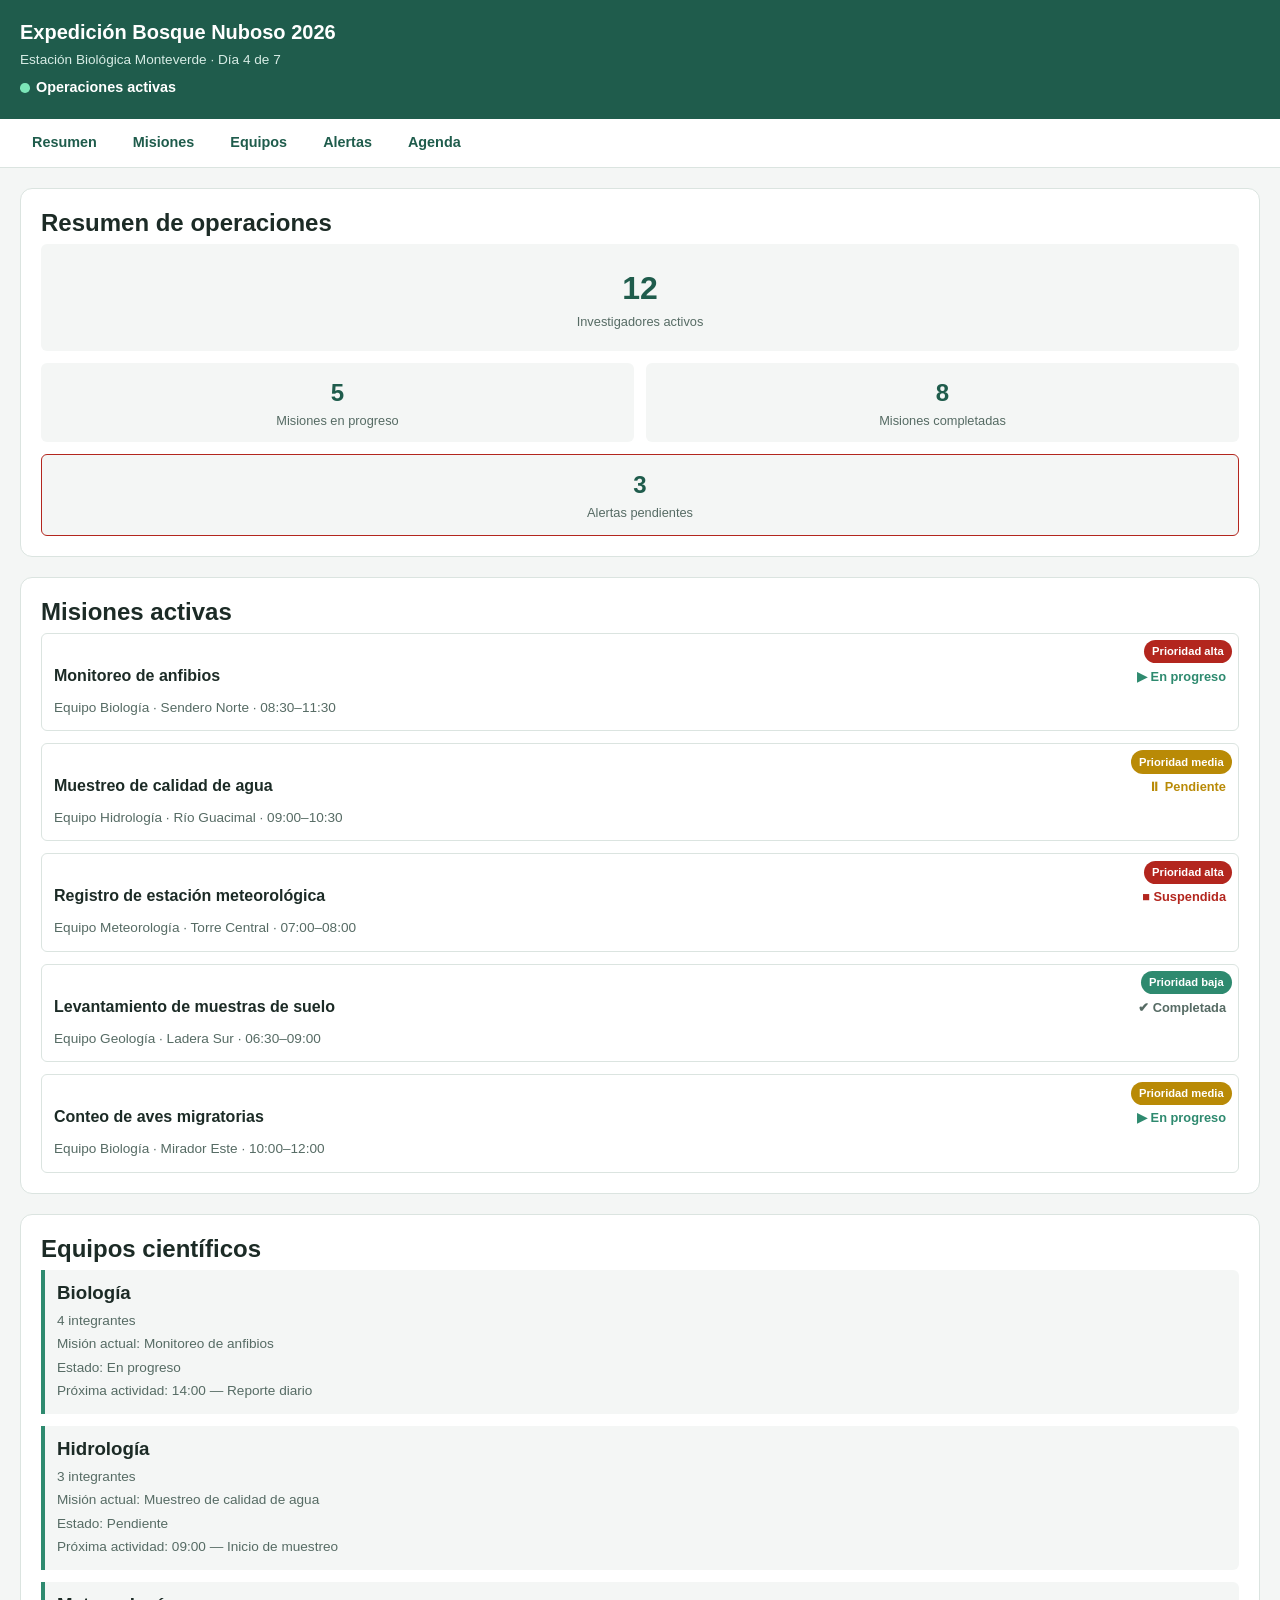
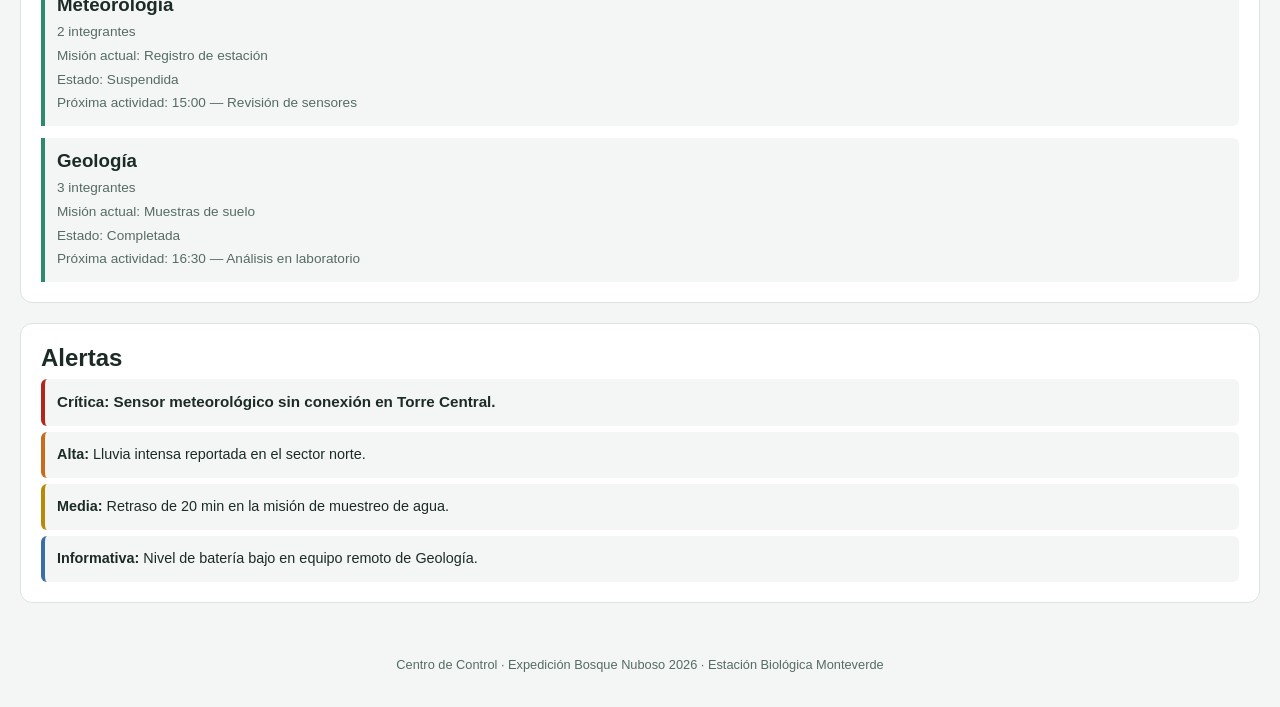
<file: caso1/index.html>
<!DOCTYPE html>
<html lang="es">
<head>
  <meta charset="UTF-8">
  <meta name="viewport" content="width=device-width, initial-scale=1.0">
  <title>Centro de Control · Expedición Bosque Nuboso 2026</title>
  <link rel="stylesheet" href="css/estilos.css">
</head>
<body>

  <header class="cabecera">
    <div class="cabecera__titulo">
      <h1>Expedición Bosque Nuboso 2026</h1>
      <p class="cabecera__meta">Estación Biológica Monteverde · Día 4 de 7</p>
    </div>
    <p class="estado-general" aria-label="Estado general de la expedición">
      <span class="estado-general__punto" aria-hidden="true"></span>
      Operaciones activas
    </p>
  </header>

  <nav class="nav-principal" aria-label="Navegación principal">
    <ul class="nav-principal__lista">
      <li><a href="#resumen">Resumen</a></li>
      <li><a href="#misiones">Misiones</a></li>
      <li><a href="#equipos">Equipos</a></li>
      <li><a href="#alertas">Alertas</a></li>
      <li><a href="#agenda">Agenda</a></li>
    </ul>
  </nav>

  <main class="panel">

    <section id="resumen" class="tarjeta indicadores" aria-labelledby="resumen-titulo">
      <h2 id="resumen-titulo">Resumen de operaciones</h2>
      <div class="indicadores__lista">
        <article class="indicador indicador--grande">
          <p class="indicador__valor">12</p>
          <p class="indicador__etiqueta">Investigadores activos</p>
        </article>
        <article class="indicador">
          <p class="indicador__valor">5</p>
          <p class="indicador__etiqueta">Misiones en progreso</p>
        </article>
        <article class="indicador">
          <p class="indicador__valor">8</p>
          <p class="indicador__etiqueta">Misiones completadas</p>
        </article>
        <article class="indicador indicador--alerta">
          <p class="indicador__valor">3</p>
          <p class="indicador__etiqueta">Alertas pendientes</p>
        </article>
      </div>
    </section>

    <section id="misiones" class="tarjeta misiones" aria-labelledby="misiones-titulo">
      <h2 id="misiones-titulo">Misiones activas</h2>
      <div class="misiones__lista">

        <article class="mision">
          <div class="mision__etiqueta mision__etiqueta--prioridad-alta">Prioridad alta</div>
          <div class="mision__encabezado">
            <h3>Monitoreo de anfibios</h3>
            <p class="mision__estado mision__estado--progreso">▶ En progreso</p>
          </div>
          <p class="mision__detalle">Equipo Biología · Sendero Norte · 08:30–11:30</p>
        </article>

        <article class="mision">
          <div class="mision__etiqueta mision__etiqueta--prioridad-media">Prioridad media</div>
          <div class="mision__encabezado">
            <h3>Muestreo de calidad de agua</h3>
            <p class="mision__estado mision__estado--pendiente">⏸ Pendiente</p>
          </div>
          <p class="mision__detalle">Equipo Hidrología · Río Guacimal · 09:00–10:30</p>
        </article>

        <article class="mision">
          <div class="mision__etiqueta mision__etiqueta--prioridad-alta">Prioridad alta</div>
          <div class="mision__encabezado">
            <h3>Registro de estación meteorológica</h3>
            <p class="mision__estado mision__estado--suspendida">■ Suspendida</p>
          </div>
          <p class="mision__detalle">Equipo Meteorología · Torre Central · 07:00–08:00</p>
        </article>

        <article class="mision">
          <div class="mision__etiqueta mision__etiqueta--prioridad-baja">Prioridad baja</div>
          <div class="mision__encabezado">
            <h3>Levantamiento de muestras de suelo</h3>
            <p class="mision__estado mision__estado--completada">✔ Completada</p>
          </div>
          <p class="mision__detalle">Equipo Geología · Ladera Sur · 06:30–09:00</p>
        </article>

        <article class="mision">
          <div class="mision__etiqueta mision__etiqueta--prioridad-media">Prioridad media</div>
          <div class="mision__encabezado">
            <h3>Conteo de aves migratorias</h3>
            <p class="mision__estado mision__estado--progreso">▶ En progreso</p>
          </div>
          <p class="mision__detalle">Equipo Biología · Mirador Este · 10:00–12:00</p>
        </article>

      </div>
    </section>

    <section id="equipos" class="tarjeta equipos" aria-labelledby="equipos-titulo">
      <h2 id="equipos-titulo">Equipos científicos</h2>
      <div class="equipos__lista">

        <article class="equipo">
          <h3>Biología</h3>
          <ul class="equipo__datos">
            <li>4 integrantes</li>
            <li>Misión actual: Monitoreo de anfibios</li>
            <li>Estado: En progreso</li>
            <li>Próxima actividad: 14:00 — Reporte diario</li>
          </ul>
        </article>

        <article class="equipo">
          <h3>Hidrología</h3>
          <ul class="equipo__datos">
            <li>3 integrantes</li>
            <li>Misión actual: Muestreo de calidad de agua</li>
            <li>Estado: Pendiente</li>
            <li>Próxima actividad: 09:00 — Inicio de muestreo</li>
          </ul>
        </article>

        <article class="equipo">
          <h3>Meteorología</h3>
          <ul class="equipo__datos">
            <li>2 integrantes</li>
            <li>Misión actual: Registro de estación</li>
            <li>Estado: Suspendida</li>
            <li>Próxima actividad: 15:00 — Revisión de sensores</li>
          </ul>
        </article>

        <article class="equipo">
          <h3>Geología</h3>
          <ul class="equipo__datos">
            <li>3 integrantes</li>
            <li>Misión actual: Muestras de suelo</li>
            <li>Estado: Completada</li>
            <li>Próxima actividad: 16:30 — Análisis en laboratorio</li>
          </ul>
        </article>

      </div>
    </section>

    <aside id="alertas" class="tarjeta alertas" aria-labelledby="alertas-titulo">
      <h2 id="alertas-titulo">Alertas</h2>
      <ul class="alertas__lista">
        <li class="alerta alerta--critica">
          <strong>Crítica:</strong> Sensor meteorológico sin conexión en Torre Central.
        </li>
        <li class="alerta alerta--alta">
          <strong>Alta:</strong> Lluvia intensa reportada en el sector norte.
        </li>
        <li class="alerta alerta--media">
          <strong>Media:</strong> Retraso de 20 min en la misión de muestreo de agua.
        </li>
        <li class="alerta alerta--informativa">
          <strong>Informativa:</strong> Nivel de batería bajo en equipo remoto de Geología.
        </li>
      </ul>
    </aside>

  </main>

  <footer class="pie">
    <p>Centro de Control · Expedición Bosque Nuboso 2026 · Estación Biológica Monteverde</p>
  </footer>

</body>
</html>
</file>
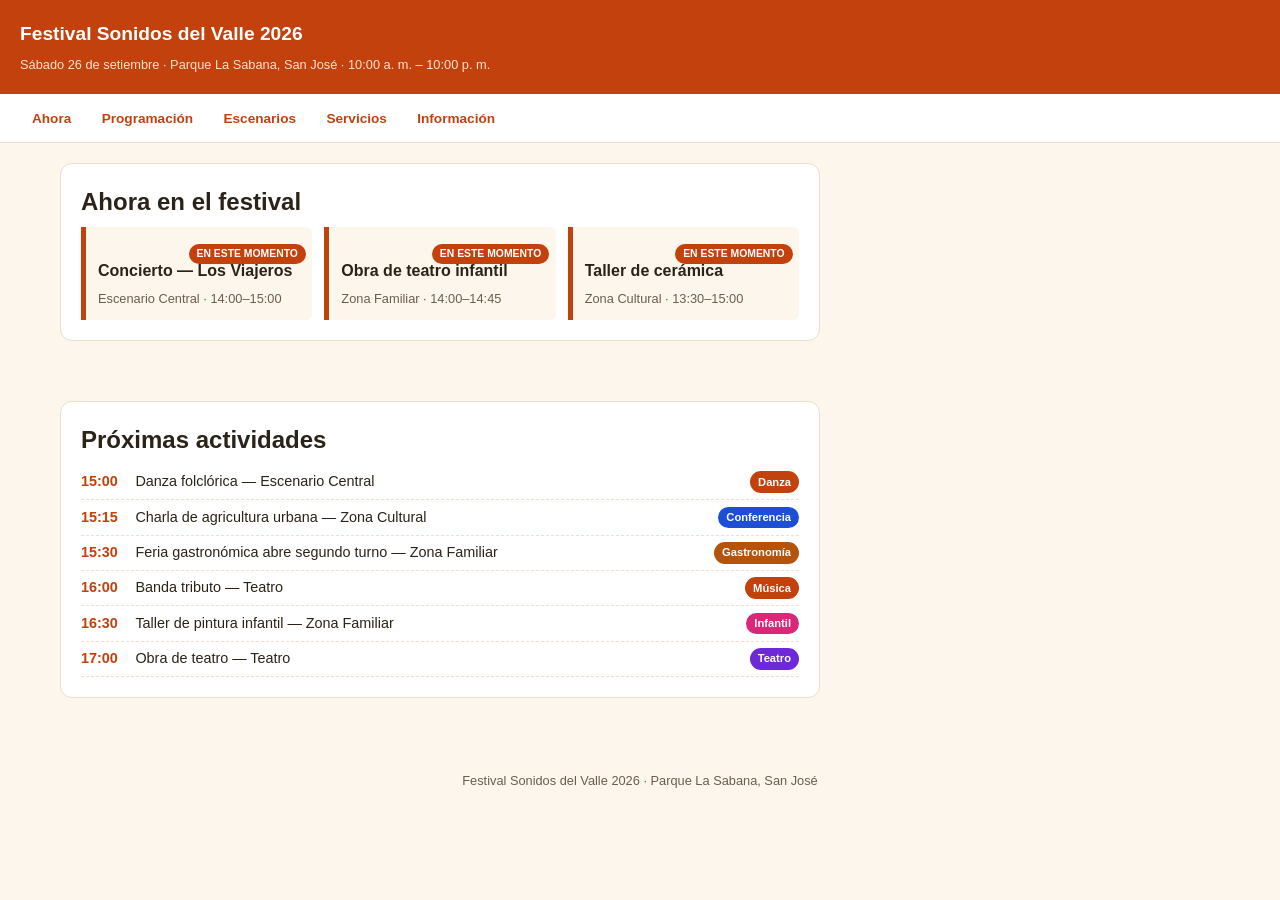
<file: caso2/index.html>
<!DOCTYPE html>
<html lang="es">
<head>
  <meta charset="UTF-8">
  <meta name="viewport" content="width=device-width, initial-scale=1.0">
  <title>Festival Sonidos del Valle 2026 — Panel de información</title>
  <link rel="stylesheet" href="css/estilos.css">
</head>
<body>

  <header class="cabecera">
    <h1>Festival Sonidos del Valle 2026</h1>
    <p class="cabecera__meta">Sábado 26 de setiembre · Parque La Sabana, San José · 10:00 a. m. – 10:00 p. m.</p>
  </header>

  <nav class="nav-principal" aria-label="Navegación principal">
    <ul class="nav-principal__lista">
      <li><a href="#ahora">Ahora</a></li>
      <li><a href="#programacion">Programación</a></li>
      <li><a href="#escenarios">Escenarios</a></li>
      <li><a href="#servicios">Servicios</a></li>
      <li><a href="#informacion">Información</a></li>
    </ul>
  </nav>

  <main class="panel">

    <section id="ahora" class="tarjeta ahora" aria-labelledby="ahora-titulo">
      <h2 id="ahora-titulo">Ahora en el festival</h2>
      <div class="ahora__lista">

        <article class="actividad-ahora">
          <p class="actividad-ahora__etiqueta">En este momento</p>
          <h3>Concierto — Los Viajeros</h3>
          <p class="actividad-ahora__detalle">Escenario Central · 14:00–15:00</p>
        </article>

        <article class="actividad-ahora">
          <p class="actividad-ahora__etiqueta">En este momento</p>
          <h3>Obra de teatro infantil</h3>
          <p class="actividad-ahora__detalle">Zona Familiar · 14:00–14:45</p>
        </article>

        <article class="actividad-ahora">
          <p class="actividad-ahora__etiqueta">En este momento</p>
          <h3>Taller de cerámica</h3>
          <p class="actividad-ahora__detalle">Zona Cultural · 13:30–15:00</p>
        </article>

      </div>
    </section>

    <section id="programacion" class="tarjeta proximas" aria-labelledby="proximas-titulo">
      <h2 id="proximas-titulo">Próximas actividades</h2>
      <ul class="proximas__lista">
        <li><span class="proximas__hora">15:00</span> Danza folclórica — Escenario Central <span class="categoria categoria--musica">Danza</span></li>
        <li><span class="proximas__hora">15:15</span> Charla de agricultura urbana — Zona Cultural <span class="categoria categoria--conferencia">Conferencia</span></li>
        <li><span class="proximas__hora">15:30</span> Feria gastronómica abre segundo turno — Zona Familiar <span class="categoria categoria--gastronomia">Gastronomía</span></li>
        <li><span class="proximas__hora">16:00</span> Banda tributo — Teatro <span class="categoria categoria--musica">Música</span></li>
        <li><span class="proximas__hora">16:30</span> Taller de pintura infantil — Zona Familiar <span class="categoria categoria--infantil">Infantil</span></li>
        <li><span class="proximas__hora">17:00</span> Obra de teatro — Teatro <span class="categoria categoria--teatro">Teatro</span></li>
      </ul>
    </section>


  </main>

  <footer class="pie">
    <p>Festival Sonidos del Valle 2026 · Parque La Sabana, San José</p>
  </footer>

</body>
</html>
</file>
<file: caso1/css/estilos.css>
/* =========================================================
   VARIABLES CSS (:root)
   ========================================================= */
:root {
  --color-fondo: #f4f6f5;
  --color-superficie: #ffffff;
  --color-texto: #1c2b26;
  --color-texto-suave: #566b64;
  --color-principal: #1f5c4c;
  --color-principal-claro: #2e8a6f;
  --color-borde: #dbe4e0;

  --color-critica: #b3261e;
  --color-alta: #c76b1c;
  --color-media: #b98a06;
  --color-baja: #2e8a6f;
  --color-informativa: #3a6ea5;

  --espaciado-xs: 0.4rem;
  --espaciado-sm: 0.75rem;
  --espaciado-md: 1.25rem;
  --espaciado-lg: 2rem;

  --radio-sm: 6px;
  --radio-md: 12px;
}

/* =========================================================
   BASE / RESET LIGERO — enfoque MOBILE-FIRST
   ========================================================= */
*,
*::before,
*::after {
  box-sizing: border-box;
}

html {
  scroll-behavior: smooth;
}

body {
  margin: 0;
  font-family: "Segoe UI", Verdana, sans-serif;
  background-color: var(--color-fondo);
  color: var(--color-texto);
  line-height: 1.5;
  font-size: 100%;
}

h1, h2, h3 {
  margin: 0 0 var(--espaciado-xs) 0;
  line-height: 1.2;
}

ul, ol {
  margin: 0;
  padding-left: 1.1rem;
}

a {
  color: var(--color-principal);
}

/* =========================================================
   ENCABEZADO — Flexbox + position: sticky
   ========================================================= */
.cabecera {
  background-color: var(--color-principal);
  color: #fff;
  padding: var(--espaciado-md) var(--espaciado-md);
  display: flex;
  flex-direction: column;
  gap: var(--espaciado-xs);
  position: sticky;
  top: 0;
  z-index: 10;
}

.cabecera__titulo h1 {
  font-size: 1.25rem;
}

.cabecera__meta {
  margin: 0;
  font-size: 0.85rem;
  color: #d7ece5;
}

.estado-general {
  display: flex;
  align-items: center;
  gap: var(--espaciado-xs);
  font-weight: 600;
  font-size: 0.9rem;
  margin: 0;
}

.estado-general__punto {
  width: 0.6rem;
  height: 0.6rem;
  border-radius: 50%;
  background-color: #7be6b8;
  display: inline-block;
}

/* =========================================================
   NAVEGACIÓN — Flexbox, envuelve en pantallas pequeñas
   ========================================================= */
.nav-principal {
  background-color: var(--color-superficie);
  border-bottom: 1px solid var(--color-borde);
}

.nav-principal__lista {
  list-style: none;
  display: flex;
  flex-wrap: wrap;
  gap: var(--espaciado-sm);
  padding: var(--espaciado-sm) var(--espaciado-md);
  margin: 0;
}

.nav-principal__lista a {
  text-decoration: none;
  font-weight: 600;
  font-size: 0.9rem;
  padding: var(--espaciado-xs) var(--espaciado-sm);
  border-radius: var(--radio-sm);
}

.nav-principal__lista a:hover,
.nav-principal__lista a:focus {
  background-color: var(--color-fondo);
}

/* =========================================================
   PANEL PRINCIPAL — en móvil, una columna simple
   ========================================================= */
.panel {
  padding: var(--espaciado-md);
  display: flex;
  flex-direction: column;
  gap: var(--espaciado-md);
}

.tarjeta {
  background-color: var(--color-superficie);
  border: 1px solid var(--color-borde);
  border-radius: var(--radio-md);
  padding: var(--espaciado-md);
}

/* ---------- Indicadores (Flexbox, tamaños distintos) ---------- */
.indicadores__lista {
  display: flex;
  flex-wrap: wrap;
  gap: var(--espaciado-sm);
}

.indicador {
  flex: 1 1 40%;
  background-color: var(--color-fondo);
  border-radius: var(--radio-sm);
  padding: var(--espaciado-sm);
  text-align: center;
}

.indicador--grande {
  flex-basis: 100%;
  padding: var(--espaciado-md);
}

.indicador--grande .indicador__valor {
  font-size: 2rem;
}

.indicador--alerta {
  border: 1px solid var(--color-critica);
}

.indicador__valor {
  font-size: 1.5rem;
  font-weight: 700;
  margin: 0;
  color: var(--color-principal);
}

.indicador__etiqueta {
  margin: 0;
  font-size: 0.8rem;
  color: var(--color-texto-suave);
}

/* ---------- Misiones ---------- */
.misiones__lista {
  display: flex;
  flex-direction: column;
  gap: var(--espaciado-sm);
}

.mision {
  position: relative; /* contenedor para la etiqueta absoluta */
  border: 1px solid var(--color-borde);
  border-radius: var(--radio-sm);
  padding: var(--espaciado-sm);
  padding-top: var(--espaciado-lg);
}

.mision__etiqueta {
  position: absolute;
  top: var(--espaciado-xs);
  right: var(--espaciado-xs);
  font-size: 0.7rem;
  font-weight: 700;
  padding: 0.2rem 0.5rem;
  border-radius: 999px;
  color: #fff;
}

.mision__etiqueta--prioridad-alta { background-color: var(--color-critica); }
.mision__etiqueta--prioridad-media { background-color: var(--color-media); }
.mision__etiqueta--prioridad-baja { background-color: var(--color-baja); }

.mision__encabezado {
  display: flex;
  flex-wrap: wrap;
  justify-content: space-between;
  align-items: baseline;
  gap: var(--espaciado-xs);
}

.mision__encabezado h3 {
  font-size: 1rem;
}

.mision__estado {
  margin: 0;
  font-size: 0.8rem;
  font-weight: 600;
  white-space: nowrap;
}

.mision__estado--progreso { color: var(--color-principal-claro); }
.mision__estado--pendiente { color: var(--color-media); }
.mision__estado--suspendida { color: var(--color-critica); }
.mision__estado--completada { color: var(--color-texto-suave); }

.mision__detalle {
  margin: var(--espaciado-xs) 0 0 0;
  font-size: 0.85rem;
  color: var(--color-texto-suave);
}

/* ---------- Equipos ---------- */
.equipos__lista {
  display: flex;
  flex-direction: column;
  gap: var(--espaciado-sm);
}

.equipo {
  border-left: 4px solid var(--color-principal-claro);
  padding: var(--espaciado-sm);
  background-color: var(--color-fondo);
  border-radius: 0 var(--radio-sm) var(--radio-sm) 0;
}

.equipo__datos {
  list-style: none;
  padding: 0;
  margin: var(--espaciado-xs) 0 0 0;
  font-size: 0.85rem;
  color: var(--color-texto-suave);
  display: flex;
  flex-direction: column;
  gap: 0.2rem;
}

/* ---------- Alertas (jerarquía visual sin depender solo del color) ---------- */
.alertas__lista {
  list-style: none;
  padding: 0;
  display: flex;
  flex-direction: column;
  gap: var(--espaciado-xs);
}

.alerta {
  border-left: 4px solid transparent;
  padding: var(--espaciado-sm);
  border-radius: var(--radio-sm);
  background-color: var(--color-fondo);
  font-size: 0.9rem;
}

.alerta--critica {
  border-left-color: var(--color-critica);
  font-size: 0.95rem;
  font-weight: 600;
}

.alerta--alta { border-left-color: var(--color-alta); }
.alerta--media { border-left-color: var(--color-media); }
.alerta--informativa { border-left-color: var(--color-informativa); }

/* ---------- Pie ---------- */
.pie {
  text-align: center;
  padding: var(--espaciado-md);
  font-size: 0.8rem;
  color: var(--color-texto-suave);
}
</file>
<file: caso2/css/estilos.css>
/* =========================================================
   VARIABLES CSS (:root)
   ========================================================= */
:root {
  --color-fondo: #fdf6ec;
  --color-superficie: #ffffff;
  --color-texto: #2c2318;
  --color-texto-suave: #6b5d4d;
  --color-principal: #c2410c;
  --color-acento: #0f766e;
  --color-borde: #ecdfcb;

  --color-musica: #c2410c;
  --color-teatro: #6d28d9;
  --color-danza: #0f766e;
  --color-gastronomia: #b45309;
  --color-conferencia: #1d4ed8;
  --color-infantil: #db2777;

  --espaciado-xs: 0.4rem;
  --espaciado-sm: 0.75rem;
  --espaciado-md: 1.25rem;
  --espaciado-lg: 2rem;

  --radio-sm: 6px;
  --radio-md: 12px;
}

/* =========================================================
   BASE — MOBILE-FIRST (320px–600px es el punto de partida)
   ========================================================= */
*, *::before, *::after {
  box-sizing: border-box;
}

body {
  margin: 0;
  font-family: "Segoe UI", Verdana, sans-serif;
  background-color: var(--color-fondo);
  color: var(--color-texto);
  line-height: 1.5;
}

h1, h2, h3 {
  margin: 0 0 var(--espaciado-xs) 0;
}

ul {
  margin: 0;
  padding: 0;
  list-style: none;
}

/* ---------- Encabezado ---------- */
.cabecera {
  background-color: var(--color-principal);
  color: #fff;
  padding: var(--espaciado-md);
}

.cabecera h1 {
  font-size: 1.2rem;
}

.cabecera__meta {
  margin: 0;
  font-size: 0.8rem;
  color: #ffe3d1;
}

/* ---------- Navegación: Flexbox + sticky en teléfono ---------- */
.nav-principal {
  background-color: var(--color-superficie);
  border-bottom: 1px solid var(--color-borde);
  position: sticky;
  top: 0;
  z-index: 10;
}

.nav-principal__lista {
  display: flex;
  flex-wrap: wrap;
  gap: var(--espaciado-xs);
  padding: var(--espaciado-sm) var(--espaciado-md);
}

.nav-principal__lista a {
  text-decoration: none;
  color: var(--color-principal);
  font-weight: 700;
  font-size: 0.85rem;
  padding: var(--espaciado-xs) var(--espaciado-sm);
  border-radius: var(--radio-sm);
}

.nav-principal__lista a:hover,
.nav-principal__lista a:focus {
  background-color: var(--color-fondo);
}

/* ---------- Panel: en teléfono, prioridad = Ahora primero ---------- */
.panel {
  padding: var(--espaciado-md);
  display: flex;
  flex-direction: column;
  gap: var(--espaciado-md);
}

.tarjeta {
  background-color: var(--color-superficie);
  border: 1px solid var(--color-borde);
  border-radius: var(--radio-md);
  padding: var(--espaciado-md);
}

/* En móvil, "Ahora" va primero visualmente aunque en el HTML
   ya está primero; en escritorio se reordena con order (Flexbox) */
.ahora { order: 1; }
.proximas { order: 2; }
.cambios { order: 3; }
.servicios { order: 4; }
.escenarios { order: 5; }
.informacion { order: 6; }

/* ---------- Sección Ahora: la más importante en móvil ---------- */
.ahora__lista {
  display: flex;
  flex-direction: column;
  gap: var(--espaciado-sm);
}

.actividad-ahora {
  position: relative;
  background-color: var(--color-fondo);
  border-left: 5px solid var(--color-principal);
  border-radius: 0 var(--radio-sm) var(--radio-sm) 0;
  padding: var(--espaciado-sm);
  padding-top: 2rem;
}

.actividad-ahora__etiqueta {
  position: absolute;
  top: 0.4rem;
  right: 0.4rem;
  background-color: var(--color-principal);
  color: #fff;
  font-size: 0.65rem;
  font-weight: 700;
  text-transform: uppercase;
  padding: 0.15rem 0.5rem;
  border-radius: 999px;
}

.actividad-ahora h3 {
  font-size: 1rem;
}

.actividad-ahora__detalle {
  margin: 0;
  font-size: 0.8rem;
  color: var(--color-texto-suave);
}

/* ---------- Próximas actividades ---------- */
.proximas__lista li {
  display: flex;
  flex-wrap: wrap;
  align-items: center;
  gap: var(--espaciado-xs);
  font-size: 0.9rem;
  padding: var(--espaciado-xs) 0;
  border-bottom: 1px dashed var(--color-borde);
}

.proximas__hora {
  font-weight: 700;
  color: var(--color-principal);
  min-width: 3rem;
}

.categoria {
  margin-left: auto;
  font-size: 0.7rem;
  font-weight: 700;
  color: #fff;
  padding: 0.15rem 0.5rem;
  border-radius: 999px;
}

.categoria--musica { background-color: var(--color-musica); }
.categoria--teatro { background-color: var(--color-teatro); }
.categoria--danza { background-color: var(--color-danza); }
.categoria--gastronomia { background-color: var(--color-gastronomia); }
.categoria--conferencia { background-color: var(--color-conferencia); }
.categoria--infantil { background-color: var(--color-infantil); }

/* ---------- Cambios importantes ---------- */
.cambios__lista {
  display: flex;
  flex-direction: column;
  gap: var(--espaciado-xs);
}

.cambio {
  background-color: #fff4e5;
  border-left: 4px solid var(--color-media, #b45309);
  padding: var(--espaciado-sm);
  border-radius: var(--radio-sm);
  font-size: 0.85rem;
}

/* ---------- Servicios: Flexbox, envuelve ---------- */
.servicios__lista {
  display: flex;
  flex-wrap: wrap;
  gap: var(--espaciado-xs);
}

.servicios__lista li {
  background-color: var(--color-fondo);
  border: 1px solid var(--color-borde);
  padding: var(--espaciado-xs) var(--espaciado-sm);
  border-radius: 999px;
  font-size: 0.8rem;
}

/* ---------- Escenarios: en móvil, columna simple ---------- */
.escenarios__lista {
  display: flex;
  flex-direction: column;
  gap: var(--espaciado-sm);
}

.escenario {
  border: 1px solid var(--color-borde);
  border-radius: var(--radio-sm);
  padding: var(--espaciado-sm);
}

.escenario ul {
  margin-top: var(--espaciado-xs);
  font-size: 0.85rem;
  color: var(--color-texto-suave);
  display: flex;
  flex-direction: column;
  gap: 0.2rem;
}

/* ---------- Información general ---------- */
.informacion p {
  font-size: 0.9rem;
  color: var(--color-texto-suave);
}

/* ---------- Pie ---------- */
.pie {
  text-align: center;
  padding: var(--espaciado-md);
  font-size: 0.8rem;
  color: var(--color-texto-suave);
}

/* =========================================================
   TABLETA — 601px a 1024px
   ========================================================= */
@media (min-width: 601px) {
  .ahora__lista {
    display: grid;
    grid-template-columns: repeat(2, 1fr);
    gap: var(--espaciado-sm);
  }

  .escenarios__lista {
    display: grid;
    grid-template-columns: repeat(2, 1fr);
    gap: var(--espaciado-sm);
  }
}

/* =========================================================
   ESCRITORIO — a partir de 1024px
   Requerimiento: "Programación por escenarios" se resuelve
   principalmente con CSS Grid, y en escritorio se ve más
   programación simultánea.
   ========================================================= */
@media (min-width: 1024px) {
  .panel {
    max-width: 1200px;
    margin: 0 auto;
    display: grid;
    grid-template-columns: 2fr 1fr;
    grid-template-areas:
      "ahora      cambios"
      "escenarios cambios"
      "escenarios servicios"
      "proximas   servicios"
      "informacion informacion";
    gap: var(--espaciado-md);
  }

  .ahora { grid-area: ahora; order: initial; }
  .escenarios { grid-area: escenarios; order: initial; }
  .cambios { grid-area: cambios; order: initial; }
  .servicios { grid-area: servicios; order: initial; }
  .proximas { grid-area: proximas; order: initial; }
  .informacion { grid-area: informacion; order: initial; }

  .ahora__lista {
    grid-template-columns: repeat(3, 1fr);
  }

  .escenarios__lista {
    grid-template-columns: repeat(4, 1fr);
  }
}
</file>
